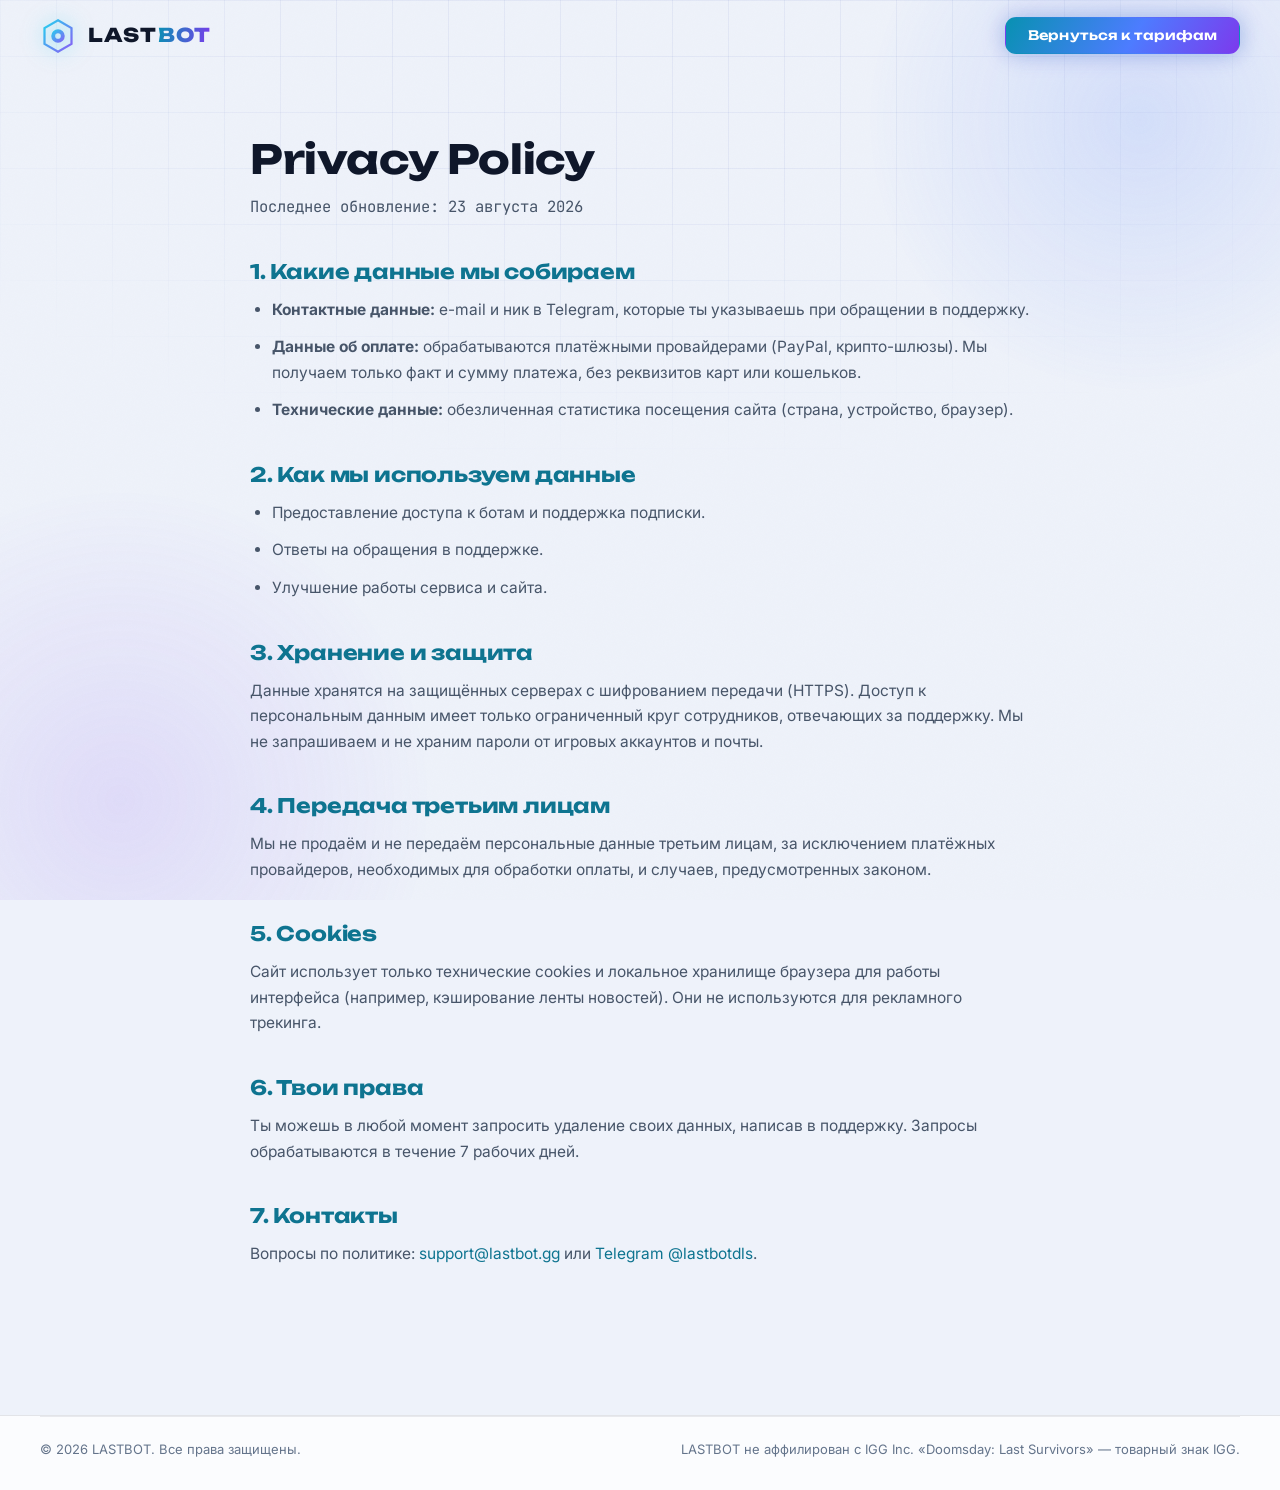
<file: public/privacy.html>
<!DOCTYPE html>
<html lang="ru">
<head>
  <meta charset="UTF-8">
  <meta name="viewport" content="width=device-width, initial-scale=1.0, viewport-fit=cover">
  <title>Privacy Policy — LASTBOT</title>
  <meta name="description" content="Политика конфиденциальности LASTBOT: какие данные мы собираем, как храним и защищаем.">
  <meta name="robots" content="noindex">
  <link rel="icon" type="image/svg+xml" href="data:image/svg+xml,%3Csvg xmlns='http://www.w3.org/2000/svg' viewBox='0 0 64 64'%3E%3Cdefs%3E%3ClinearGradient id='g' x1='0' y1='0' x2='1' y2='1'%3E%3Cstop offset='0' stop-color='%2322d3ee'/%3E%3Cstop offset='1' stop-color='%238b5cf6'/%3E%3C/linearGradient%3E%3C/defs%3E%3Cpath d='M32 4l24 14v28L32 60 8 46V18z' fill='none' stroke='url(%23g)' stroke-width='4'/%3E%3Cpath d='M32 20a12 12 0 1 0 0 24 12 12 0 0 0 0-24zm0 7a5 5 0 1 1 0 10 5 5 0 0 1 0-10z' fill='url(%23g)'/%3E%3C/svg%3E">
  <link rel="preconnect" href="https://fonts.googleapis.com">
  <link rel="preconnect" href="https://fonts.gstatic.com" crossorigin>
  <link href="https://fonts.googleapis.com/css2?family=Unbounded:wght@600;700;800&family=Inter:wght@400;500;600;700&family=JetBrains+Mono:wght@400;600&display=swap" rel="stylesheet">
  <link rel="stylesheet" href="assets/css/style.css?v=13">
  <script>
    (function () {
      try {
        var t = localStorage.getItem("lb_theme");
        if (t !== "light" && t !== "dark") t = (window.matchMedia && window.matchMedia("(prefers-color-scheme: light)").matches) ? "light" : "dark";
        document.documentElement.classList.toggle("light", t === "light");
        document.documentElement.dataset.theme = t;
      } catch (e) {}
    })();
  </script>
</head>
<body class="legal-page">
  <div class="bg-scene" aria-hidden="true">
    <div class="orb orb-a"></div>
    <div class="orb orb-b"></div>
    <div class="bg-grid"></div>
    <div class="bg-noise"></div>
  </div>

  <header class="site-header">
    <div class="container header-inner">
      <a href="index.html" class="logo" aria-label="LASTBOT — на главную">
        <svg class="logo-mark" viewBox="0 0 64 64" aria-hidden="true">
          <path d="M32 4l24 14v28L32 60 8 46V18z" fill="none" stroke="url(#lg)" stroke-width="4"/>
          <path d="M32 20a12 12 0 1 0 0 24 12 12 0 0 0 0-24zm0 7a5 5 0 1 1 0 10 5 5 0 0 1 0-10z" fill="url(#lg)"/>
          <defs><linearGradient id="lg" x1="0" y1="0" x2="1" y2="1">
            <stop offset="0" stop-color="#22d3ee"/><stop offset="1" stop-color="#8b5cf6"/>
          </linearGradient></defs>
        </svg>
        <span class="logo-word">LAST<span class="logo-accent">BOT</span></span>
      </a>
      <a href="index.html#pricing" class="btn btn-primary btn-sm">Вернуться к тарифам</a>
    </div>
  </header>

  <main class="legal-main">
    <div class="container legal-prose">
      <h1>Privacy Policy</h1>
      <p class="legal-updated">Последнее обновление: 23 августа 2026</p>

      <h2>1. Какие данные мы собираем</h2>
      <ul>
        <li><strong>Контактные данные:</strong> e-mail и ник в Telegram, которые ты указываешь при обращении в поддержку.</li>
        <li><strong>Данные об оплате:</strong> обрабатываются платёжными провайдерами (PayPal, крипто-шлюзы). Мы получаем только факт и сумму платежа, без реквизитов карт или кошельков.</li>
        <li><strong>Технические данные:</strong> обезличенная статистика посещения сайта (страна, устройство, браузер).</li>
      </ul>

      <h2>2. Как мы используем данные</h2>
      <ul>
        <li>Предоставление доступа к ботам и поддержка подписки.</li>
        <li>Ответы на обращения в поддержке.</li>
        <li>Улучшение работы сервиса и сайта.</li>
      </ul>

      <h2>3. Хранение и защита</h2>
      <p>Данные хранятся на защищённых серверах с шифрованием передачи (HTTPS). Доступ к персональным данным имеет только ограниченный круг сотрудников, отвечающих за поддержку. Мы не запрашиваем и не храним пароли от игровых аккаунтов и почты.</p>

      <h2>4. Передача третьим лицам</h2>
      <p>Мы не продаём и не передаём персональные данные третьим лицам, за исключением платёжных провайдеров, необходимых для обработки оплаты, и случаев, предусмотренных законом.</p>

      <h2>5. Cookies</h2>
      <p>Сайт использует только технические cookies и локальное хранилище браузера для работы интерфейса (например, кэширование ленты новостей). Они не используются для рекламного трекинга.</p>

      <h2>6. Твои права</h2>
      <p>Ты можешь в любой момент запросить удаление своих данных, написав в поддержку. Запросы обрабатываются в течение 7 рабочих дней.</p>

      <h2>7. Контакты</h2>
      <p>Вопросы по политике: <a href="mailto:support@lastbot.gg">support@lastbot.gg</a> или <a href="https://t.me/lastbotdls" target="_blank" rel="noopener">Telegram @lastbotdls</a>.</p>
    </div>
  </main>

  <footer class="site-footer">
    <div class="container footer-bottom">
      <p>© <span id="year">2026</span> LASTBOT. Все права защищены.</p>
      <p class="footer-disclaimer">LASTBOT не аффилирован с IGG Inc. «Doomsday: Last Survivors» — товарный знак IGG.</p>
    </div>
  </footer>

  <script src="assets/js/main.js?v=21" defer></script>
</body>
</html>
</file>
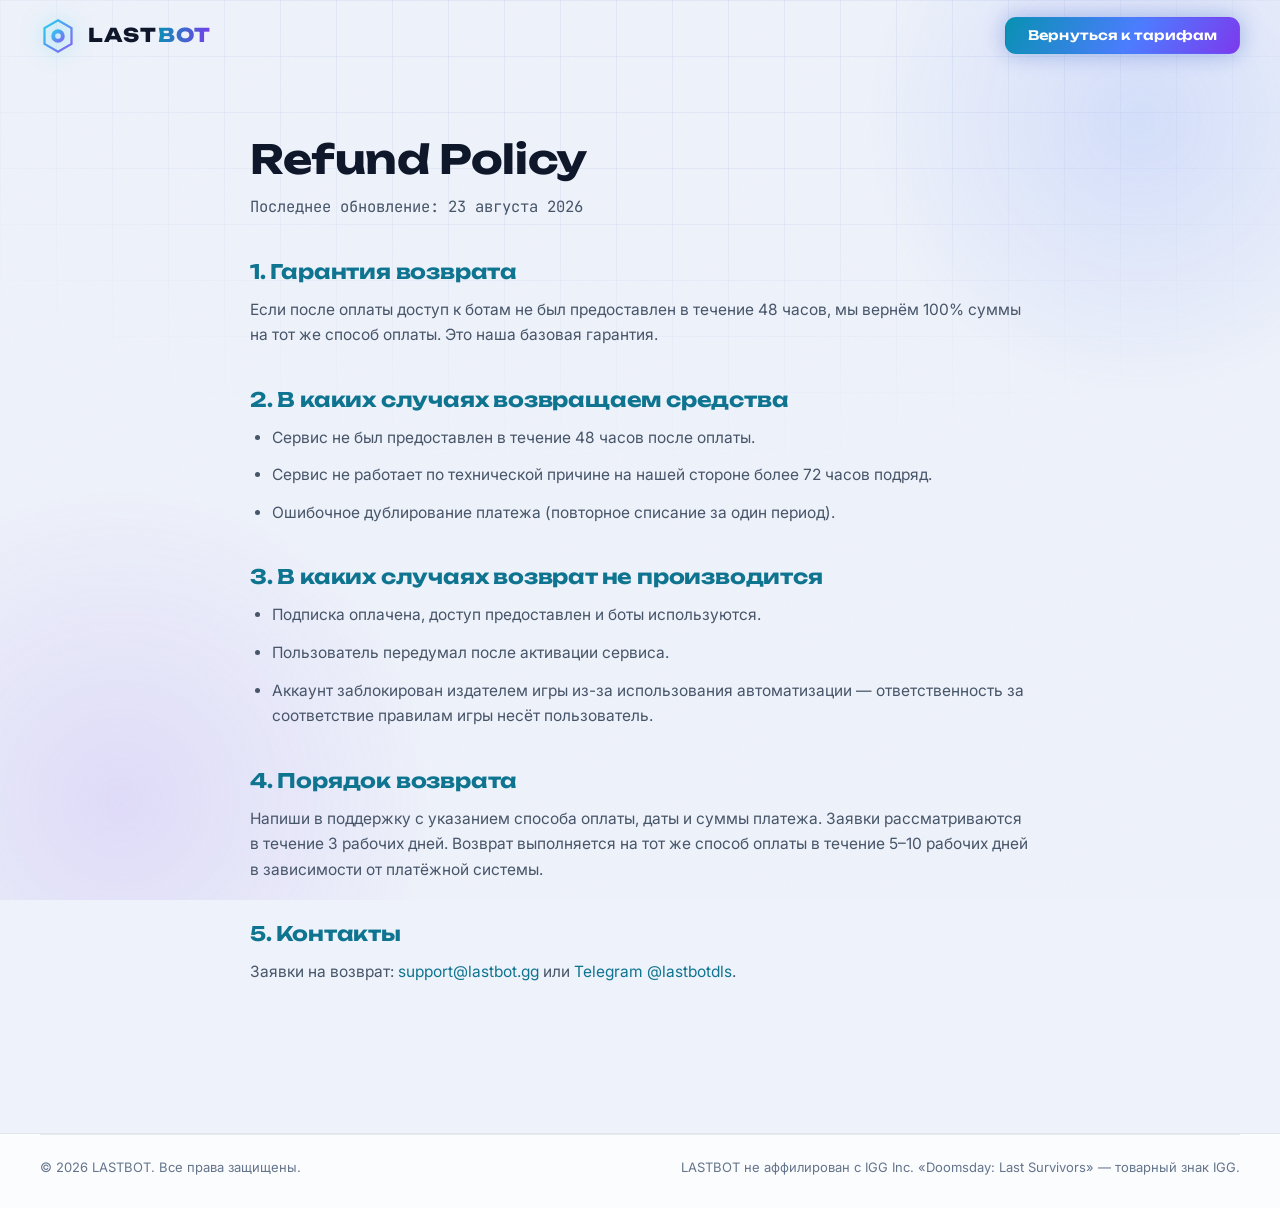
<file: public/refund.html>
<!DOCTYPE html>
<html lang="ru">
<head>
  <meta charset="UTF-8">
  <meta name="viewport" content="width=device-width, initial-scale=1.0, viewport-fit=cover">
  <title>Refund Policy — LASTBOT</title>
  <meta name="description" content="Политика возврата средств LASTBOT: условия и порядок возврата за подписку.">
  <meta name="robots" content="noindex">
  <link rel="icon" type="image/svg+xml" href="data:image/svg+xml,%3Csvg xmlns='http://www.w3.org/2000/svg' viewBox='0 0 64 64'%3E%3Cdefs%3E%3ClinearGradient id='g' x1='0' y1='0' x2='1' y2='1'%3E%3Cstop offset='0' stop-color='%2322d3ee'/%3E%3Cstop offset='1' stop-color='%238b5cf6'/%3E%3C/linearGradient%3E%3C/defs%3E%3Cpath d='M32 4l24 14v28L32 60 8 46V18z' fill='none' stroke='url(%23g)' stroke-width='4'/%3E%3Cpath d='M32 20a12 12 0 1 0 0 24 12 12 0 0 0 0-24zm0 7a5 5 0 1 1 0 10 5 5 0 0 1 0-10z' fill='url(%23g)'/%3E%3C/svg%3E">
  <link rel="preconnect" href="https://fonts.googleapis.com">
  <link rel="preconnect" href="https://fonts.gstatic.com" crossorigin>
  <link href="https://fonts.googleapis.com/css2?family=Unbounded:wght@600;700;800&family=Inter:wght@400;500;600;700&family=JetBrains+Mono:wght@400;600&display=swap" rel="stylesheet">
  <link rel="stylesheet" href="assets/css/style.css?v=13">
  <script>
    (function () {
      try {
        var t = localStorage.getItem("lb_theme");
        if (t !== "light" && t !== "dark") t = (window.matchMedia && window.matchMedia("(prefers-color-scheme: light)").matches) ? "light" : "dark";
        document.documentElement.classList.toggle("light", t === "light");
        document.documentElement.dataset.theme = t;
      } catch (e) {}
    })();
  </script>
</head>
<body class="legal-page">
  <div class="bg-scene" aria-hidden="true">
    <div class="orb orb-a"></div>
    <div class="orb orb-b"></div>
    <div class="bg-grid"></div>
    <div class="bg-noise"></div>
  </div>

  <header class="site-header">
    <div class="container header-inner">
      <a href="index.html" class="logo" aria-label="LASTBOT — на главную">
        <svg class="logo-mark" viewBox="0 0 64 64" aria-hidden="true">
          <path d="M32 4l24 14v28L32 60 8 46V18z" fill="none" stroke="url(#lg)" stroke-width="4"/>
          <path d="M32 20a12 12 0 1 0 0 24 12 12 0 0 0 0-24zm0 7a5 5 0 1 1 0 10 5 5 0 0 1 0-10z" fill="url(#lg)"/>
          <defs><linearGradient id="lg" x1="0" y1="0" x2="1" y2="1">
            <stop offset="0" stop-color="#22d3ee"/><stop offset="1" stop-color="#8b5cf6"/>
          </linearGradient></defs>
        </svg>
        <span class="logo-word">LAST<span class="logo-accent">BOT</span></span>
      </a>
      <a href="index.html#pricing" class="btn btn-primary btn-sm">Вернуться к тарифам</a>
    </div>
  </header>

  <main class="legal-main">
    <div class="container legal-prose">
      <h1>Refund Policy</h1>
      <p class="legal-updated">Последнее обновление: 23 августа 2026</p>

      <h2>1. Гарантия возврата</h2>
      <p>Если после оплаты доступ к ботам не был предоставлен в течение 48 часов, мы вернём 100% суммы на тот же способ оплаты. Это наша базовая гарантия.</p>

      <h2>2. В каких случаях возвращаем средства</h2>
      <ul>
        <li>Сервис не был предоставлен в течение 48 часов после оплаты.</li>
        <li>Сервис не работает по технической причине на нашей стороне более 72 часов подряд.</li>
        <li>Ошибочное дублирование платежа (повторное списание за один период).</li>
      </ul>

      <h2>3. В каких случаях возврат не производится</h2>
      <ul>
        <li>Подписка оплачена, доступ предоставлен и боты используются.</li>
        <li>Пользователь передумал после активации сервиса.</li>
        <li>Аккаунт заблокирован издателем игры из-за использования автоматизации — ответственность за соответствие правилам игры несёт пользователь.</li>
      </ul>

      <h2>4. Порядок возврата</h2>
      <p>Напиши в поддержку с указанием способа оплаты, даты и суммы платежа. Заявки рассматриваются в течение 3 рабочих дней. Возврат выполняется на тот же способ оплаты в течение 5–10 рабочих дней в зависимости от платёжной системы.</p>

      <h2>5. Контакты</h2>
      <p>Заявки на возврат: <a href="mailto:support@lastbot.gg">support@lastbot.gg</a> или <a href="https://t.me/lastbotdls" target="_blank" rel="noopener">Telegram @lastbotdls</a>.</p>
    </div>
  </main>

  <footer class="site-footer">
    <div class="container footer-bottom">
      <p>© <span id="year">2026</span> LASTBOT. Все права защищены.</p>
      <p class="footer-disclaimer">LASTBOT не аффилирован с IGG Inc. «Doomsday: Last Survivors» — товарный знак IGG.</p>
    </div>
  </footer>

  <script src="assets/js/main.js?v=21" defer></script>
</body>
</html>
</file>
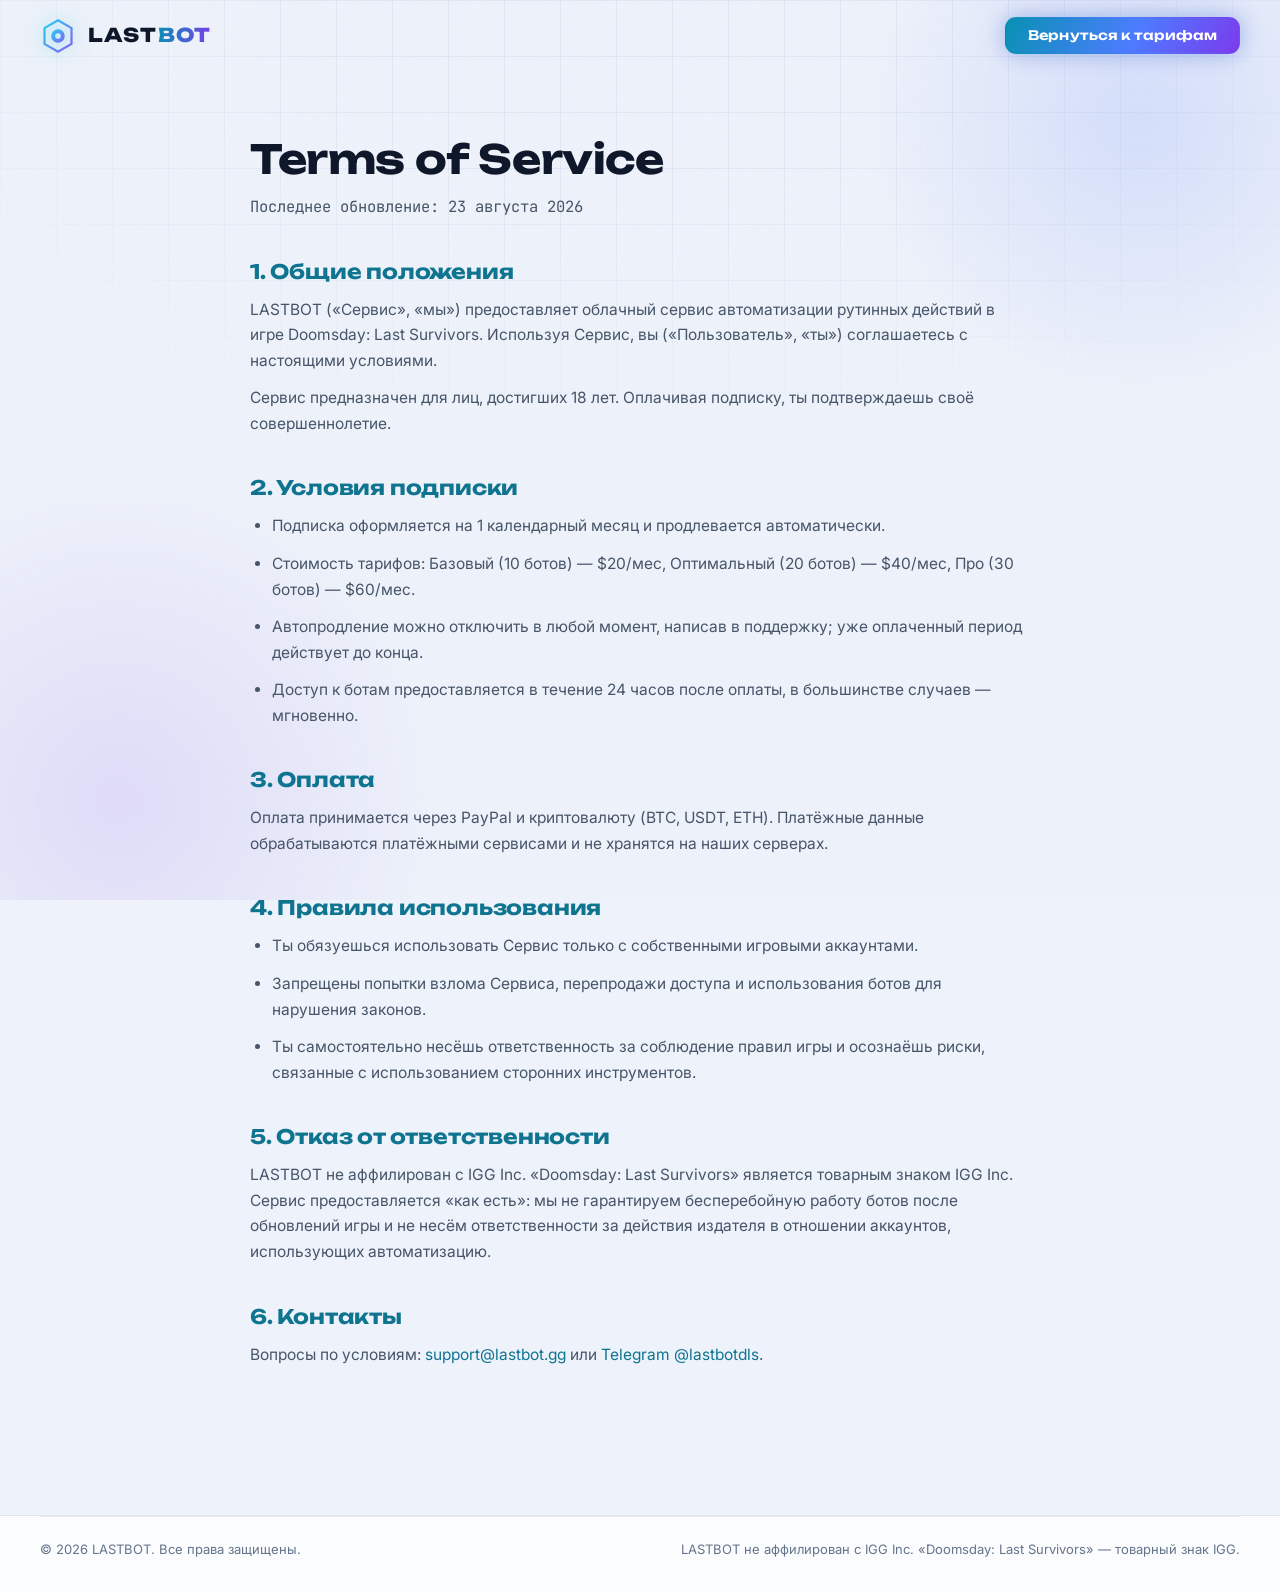
<file: public/terms.html>
<!DOCTYPE html>
<html lang="ru">
<head>
  <meta charset="UTF-8">
  <meta name="viewport" content="width=device-width, initial-scale=1.0, viewport-fit=cover">
  <title>Terms of Service — LASTBOT</title>
  <meta name="description" content="Условия использования сервиса LASTBOT — облачной автоматизации Doomsday: Last Survivors.">
  <meta name="robots" content="noindex">
  <link rel="icon" type="image/svg+xml" href="data:image/svg+xml,%3Csvg xmlns='http://www.w3.org/2000/svg' viewBox='0 0 64 64'%3E%3Cdefs%3E%3ClinearGradient id='g' x1='0' y1='0' x2='1' y2='1'%3E%3Cstop offset='0' stop-color='%2322d3ee'/%3E%3Cstop offset='1' stop-color='%238b5cf6'/%3E%3C/linearGradient%3E%3C/defs%3E%3Cpath d='M32 4l24 14v28L32 60 8 46V18z' fill='none' stroke='url(%23g)' stroke-width='4'/%3E%3Cpath d='M32 20a12 12 0 1 0 0 24 12 12 0 0 0 0-24zm0 7a5 5 0 1 1 0 10 5 5 0 0 1 0-10z' fill='url(%23g)'/%3E%3C/svg%3E">
  <link rel="preconnect" href="https://fonts.googleapis.com">
  <link rel="preconnect" href="https://fonts.gstatic.com" crossorigin>
  <link href="https://fonts.googleapis.com/css2?family=Unbounded:wght@600;700;800&family=Inter:wght@400;500;600;700&family=JetBrains+Mono:wght@400;600&display=swap" rel="stylesheet">
  <link rel="stylesheet" href="assets/css/style.css?v=13">
  <script>
    (function () {
      try {
        var t = localStorage.getItem("lb_theme");
        if (t !== "light" && t !== "dark") t = (window.matchMedia && window.matchMedia("(prefers-color-scheme: light)").matches) ? "light" : "dark";
        document.documentElement.classList.toggle("light", t === "light");
        document.documentElement.dataset.theme = t;
      } catch (e) {}
    })();
  </script>
</head>
<body class="legal-page">
  <div class="bg-scene" aria-hidden="true">
    <div class="orb orb-a"></div>
    <div class="orb orb-b"></div>
    <div class="bg-grid"></div>
    <div class="bg-noise"></div>
  </div>

  <header class="site-header">
    <div class="container header-inner">
      <a href="index.html" class="logo" aria-label="LASTBOT — на главную">
        <svg class="logo-mark" viewBox="0 0 64 64" aria-hidden="true">
          <path d="M32 4l24 14v28L32 60 8 46V18z" fill="none" stroke="url(#lg)" stroke-width="4"/>
          <path d="M32 20a12 12 0 1 0 0 24 12 12 0 0 0 0-24zm0 7a5 5 0 1 1 0 10 5 5 0 0 1 0-10z" fill="url(#lg)"/>
          <defs><linearGradient id="lg" x1="0" y1="0" x2="1" y2="1">
            <stop offset="0" stop-color="#22d3ee"/><stop offset="1" stop-color="#8b5cf6"/>
          </linearGradient></defs>
        </svg>
        <span class="logo-word">LAST<span class="logo-accent">BOT</span></span>
      </a>
      <a href="index.html#pricing" class="btn btn-primary btn-sm">Вернуться к тарифам</a>
    </div>
  </header>

  <main class="legal-main">
    <div class="container legal-prose">
      <h1>Terms of Service</h1>
      <p class="legal-updated">Последнее обновление: 23 августа 2026</p>

      <h2>1. Общие положения</h2>
      <p>LASTBOT («Сервис», «мы») предоставляет облачный сервис автоматизации рутинных действий в игре Doomsday: Last Survivors. Используя Сервис, вы («Пользователь», «ты») соглашаетесь с настоящими условиями.</p>
      <p>Сервис предназначен для лиц, достигших 18 лет. Оплачивая подписку, ты подтверждаешь своё совершеннолетие.</p>

      <h2>2. Условия подписки</h2>
      <ul>
        <li>Подписка оформляется на 1 календарный месяц и продлевается автоматически.</li>
        <li>Стоимость тарифов: Базовый (10 ботов) — $20/мес, Оптимальный (20 ботов) — $40/мес, Про (30 ботов) — $60/мес.</li>
        <li>Автопродление можно отключить в любой момент, написав в поддержку; уже оплаченный период действует до конца.</li>
        <li>Доступ к ботам предоставляется в течение 24 часов после оплаты, в большинстве случаев — мгновенно.</li>
      </ul>

      <h2>3. Оплата</h2>
      <p>Оплата принимается через PayPal и криптовалюту (BTC, USDT, ETH). Платёжные данные обрабатываются платёжными сервисами и не хранятся на наших серверах.</p>

      <h2>4. Правила использования</h2>
      <ul>
        <li>Ты обязуешься использовать Сервис только с собственными игровыми аккаунтами.</li>
        <li>Запрещены попытки взлома Сервиса, перепродажи доступа и использования ботов для нарушения законов.</li>
        <li>Ты самостоятельно несёшь ответственность за соблюдение правил игры и осознаёшь риски, связанные с использованием сторонних инструментов.</li>
      </ul>

      <h2>5. Отказ от ответственности</h2>
      <p>LASTBOT не аффилирован с IGG Inc. «Doomsday: Last Survivors» является товарным знаком IGG Inc. Сервис предоставляется «как есть»: мы не гарантируем бесперебойную работу ботов после обновлений игры и не несём ответственности за действия издателя в отношении аккаунтов, использующих автоматизацию.</p>

      <h2>6. Контакты</h2>
      <p>Вопросы по условиям: <a href="mailto:support@lastbot.gg">support@lastbot.gg</a> или <a href="https://t.me/lastbotdls" target="_blank" rel="noopener">Telegram @lastbotdls</a>.</p>
    </div>
  </main>

  <footer class="site-footer">
    <div class="container footer-bottom">
      <p>© <span id="year">2026</span> LASTBOT. Все права защищены.</p>
      <p class="footer-disclaimer">LASTBOT не аффилирован с IGG Inc. «Doomsday: Last Survivors» — товарный знак IGG.</p>
    </div>
  </footer>

  <script src="assets/js/main.js?v=21" defer></script>
</body>
</html>
</file>
<file: public/assets/css/style.css>
/* ============================================================
   LASTBOT — дизайн-система
   Тёмная тема · неон · glassmorphism · bento · геймификация
   ============================================================ */

:root {
  /* База */
  --bg-0: #04060d;
  --bg-1: #070b18;
  --bg-2: #0b1124;
  --panel: rgba(148, 170, 255, 0.045);
  --panel-strong: rgba(148, 170, 255, 0.08);
  --border: rgba(160, 185, 255, 0.14);
  --border-strong: rgba(160, 185, 255, 0.28);

  /* Неон */
  --cyan: #22d3ee;
  --cyan-soft: #67e8f9;
  --blue: #4d7cff;
  --violet: #8b5cf6;
  --violet-soft: #a78bfa;
  --green: #4ade80;
  --green-acid: #a3ff5e;
  --amber: #fbbf24;
  --red: #f87171;

  /* Текст */
  --text: #e8eeff;
  --text-dim: #9aa8cc;
  --text-faint: #6b7aa3;

  /* Прочее */
  --radius: 18px;
  --radius-lg: 26px;
  --container: 1200px;
  --header-h: 72px;
  --font-display: "Unbounded", "Inter", system-ui, sans-serif;
  --font-body: "Inter", system-ui, -apple-system, sans-serif;
  --font-mono: "JetBrains Mono", ui-monospace, monospace;

  --glow-cyan: 0 0 24px rgba(34, 211, 238, 0.35);
  --glow-violet: 0 0 28px rgba(139, 92, 246, 0.4);
  --shadow-card: 0 20px 60px rgba(2, 6, 20, 0.55);
}

/* ---------- Reset ---------- */
*, *::before, *::after { box-sizing: border-box; }
html { scroll-behavior: smooth; }
body {
  margin: 0;
  background: var(--bg-0);
  color: var(--text);
  font-family: var(--font-body);
  font-size: 16px;
  line-height: 1.65;
  -webkit-font-smoothing: antialiased;
  overflow-x: hidden;
}
img, svg { display: block; max-width: 100%; }
h1, h2, h3, h4 { margin: 0; font-family: var(--font-display); line-height: 1.15; font-weight: 700; letter-spacing: -0.01em; }
p { margin: 0; }
a { color: var(--cyan-soft); text-decoration: none; }
ul, ol, dl { margin: 0; padding: 0; }
li { list-style: none; }
button { font: inherit; color: inherit; background: none; border: 0; cursor: pointer; }
section[id] { scroll-margin-top: calc(var(--header-h) + 16px); }

:focus-visible {
  outline: 2px solid var(--cyan);
  outline-offset: 3px;
  border-radius: 6px;
}

::selection { background: rgba(139, 92, 246, 0.45); color: #fff; }

::-webkit-scrollbar { width: 10px; }
::-webkit-scrollbar-track { background: var(--bg-0); }
::-webkit-scrollbar-thumb {
  background: linear-gradient(180deg, rgba(34,211,238,.5), rgba(139,92,246,.5));
  border-radius: 8px;
}

.container {
  width: min(var(--container), 100% - 48px);
  margin-inline: auto;
}

.skip-link {
  position: fixed;
  top: -60px; left: 16px;
  z-index: 300;
  padding: 10px 18px;
  background: var(--bg-2);
  border: 1px solid var(--border-strong);
  border-radius: 10px;
  transition: top .2s;
}
.skip-link:focus { top: 12px; }

/* ---------- Фоновые слои ---------- */
.bg-scene { position: fixed; inset: 0; z-index: -1; overflow: hidden; pointer-events: none; }
.bg-particles { position: absolute; inset: 0; width: 100%; height: 100%; }

.orb {
  position: absolute;
  border-radius: 50%;
  opacity: .5;
  will-change: transform;
}
.orb-a {
  width: 560px; height: 560px;
  top: -160px; right: -140px;
  background: radial-gradient(circle, rgba(77,124,255,.5) 0%, rgba(77,124,255,.18) 45%, transparent 70%);
  animation: orbFloat 16s ease-in-out infinite alternate;
}
.orb-b {
  width: 640px; height: 640px;
  bottom: -220px; left: -200px;
  background: radial-gradient(circle, rgba(139,92,246,.45) 0%, rgba(139,92,246,.16) 45%, transparent 70%);
  animation: orbFloat 20s ease-in-out infinite alternate-reverse;
}
@keyframes orbFloat {
  from { transform: translate3d(0, 0, 0) scale(1); }
  to   { transform: translate3d(-60px, 50px, 0) scale(1.12); }
}

.bg-grid {
  position: absolute; inset: 0;
  background-image:
    linear-gradient(rgba(110, 140, 255, 0.05) 1px, transparent 1px),
    linear-gradient(90deg, rgba(110, 140, 255, 0.05) 1px, transparent 1px);
  background-size: 56px 56px;
  mask-image: radial-gradient(ellipse 90% 70% at 50% 0%, #000 30%, transparent 75%);
  -webkit-mask-image: radial-gradient(ellipse 90% 70% at 50% 0%, #000 30%, transparent 75%);
}

.bg-noise {
  position: absolute; inset: 0;
  opacity: .035;
  background-image: url("data:image/svg+xml,%3Csvg xmlns='http://www.w3.org/2000/svg' width='140' height='140'%3E%3Cfilter id='n'%3E%3CfeTurbulence type='fractalNoise' baseFrequency='0.9' numOctaves='2'/%3E%3C/filter%3E%3Crect width='140' height='140' filter='url(%23n)'/%3E%3C/svg%3E");
}

/* ---------- Кнопки ---------- */
.btn {
  position: relative;
  display: inline-flex;
  align-items: center;
  justify-content: center;
  gap: 10px;
  padding: 14px 30px;
  border-radius: 14px;
  font-family: var(--font-display);
  font-size: 15px;
  font-weight: 600;
  line-height: 1;
  letter-spacing: .01em;
  overflow: hidden;
  transition: transform .2s ease, box-shadow .25s ease, border-color .25s ease, background .25s ease;
  will-change: transform;
}
.btn svg { width: 18px; height: 18px; }
.btn:active { transform: scale(.97); }

.btn-primary {
  color: #030712;
  background: linear-gradient(120deg, var(--cyan), var(--blue) 55%, var(--violet));
  box-shadow: var(--glow-cyan), var(--glow-violet);
  border: 1px solid transparent;
}
.btn-primary:hover {
  transform: translateY(-2px);
  box-shadow: 0 0 34px rgba(34,211,238,.5), 0 0 60px rgba(139,92,246,.45);
}
.btn-primary::after {
  content: "";
  position: absolute; inset: 0;
  background: linear-gradient(105deg, transparent 30%, rgba(255,255,255,.55) 50%, transparent 70%);
  transform: translateX(-120%);
  transition: transform .7s ease;
}
.btn-primary:hover::after { transform: translateX(120%); }

.btn-ghost {
  color: var(--text);
  background: var(--panel);
  border: 1px solid var(--border);
  backdrop-filter: blur(10px);
  -webkit-backdrop-filter: blur(10px);
}
.btn-ghost:hover {
  border-color: var(--border-strong);
  background: var(--panel-strong);
  transform: translateY(-2px);
  box-shadow: 0 0 26px rgba(34, 211, 238, 0.18);
}

.btn-lg { padding: 18px 40px; font-size: 16px; border-radius: 16px; }
.btn-sm { padding: 11px 22px; font-size: 13px; border-radius: 11px; }
.btn-block { width: 100%; }

/* ---------- Header ---------- */
.site-header {
  position: sticky;
  top: 0;
  z-index: 100;
  height: var(--header-h);
  border-bottom: 1px solid transparent;
  transition: background .3s ease, border-color .3s ease, backdrop-filter .3s ease;
}
.site-header.scrolled {
  background: rgba(5, 8, 18, 0.72);
  border-bottom-color: var(--border);
  backdrop-filter: blur(18px);
  -webkit-backdrop-filter: blur(18px);
}
.header-inner {
  height: 100%;
  display: flex;
  align-items: center;
  justify-content: space-between;
  gap: 24px;
}

.logo { display: inline-flex; align-items: center; gap: 12px; color: var(--text); }
.logo-mark { width: 36px; height: 36px; filter: drop-shadow(0 0 10px rgba(34,211,238,.5)); }
.logo-word {
  font-family: var(--font-display);
  font-size: 19px;
  font-weight: 800;
  letter-spacing: .06em;
}
.logo-accent {
  background: linear-gradient(100deg, var(--cyan), var(--violet));
  -webkit-background-clip: text;
  background-clip: text;
  -webkit-text-fill-color: transparent;
}

.main-nav { display: flex; gap: 6px; }
.main-nav a {
  position: relative;
  padding: 10px 16px;
  color: var(--text-dim);
  font-size: 14.5px;
  font-weight: 500;
  border-radius: 10px;
  transition: color .2s;
}
.main-nav a:hover { color: var(--text); }
.main-nav a::after {
  content: "";
  position: absolute;
  left: 16px; right: 16px; bottom: 4px;
  height: 2px;
  border-radius: 2px;
  background: linear-gradient(90deg, var(--cyan), var(--violet));
  transform: scaleX(0);
  transform-origin: left;
  transition: transform .25s ease;
}
.main-nav a:hover::after { transform: scaleX(1); }

.header-cta { display: flex; align-items: center; gap: 14px; }
.online-dot {
  width: 8px; height: 8px;
  border-radius: 50%;
  background: var(--green);
  box-shadow: 0 0 10px var(--green);
  animation: pulseDot 2s ease-in-out infinite;
}
.online-label { font-family: var(--font-mono); font-size: 12px; color: var(--green); letter-spacing: .08em; }

.nav-toggle {
  display: none;
  flex-direction: column;
  gap: 5px;
  width: 42px; height: 42px;
  padding: 10px;
  border: 1px solid var(--border);
  border-radius: 11px;
  background: var(--panel);
}
.nav-toggle span {
  display: block;
  height: 2px;
  border-radius: 2px;
  background: var(--text);
  transition: transform .25s ease, opacity .2s ease;
}
.nav-toggle[aria-expanded="true"] span:nth-child(1) { transform: translateY(7px) rotate(45deg); }
.nav-toggle[aria-expanded="true"] span:nth-child(2) { opacity: 0; }
.nav-toggle[aria-expanded="true"] span:nth-child(3) { transform: translateY(-7px) rotate(-45deg); }

@keyframes pulseDot {
  0%, 100% { opacity: 1; transform: scale(1); }
  50% { opacity: .45; transform: scale(.72); }
}

/* ---------- Hero ---------- */
.hero {
  position: relative;
  min-height: calc(100svh - var(--header-h));
  display: flex;
  align-items: center;
  padding: 72px 0 88px;
}
.hero-inner { display: flex; flex-direction: column; align-items: center; text-align: center; }

.hero-badge {
  display: inline-flex;
  align-items: center;
  gap: 10px;
  margin-bottom: 28px;
  padding: 9px 20px;
  border: 1px solid var(--border);
  border-radius: 999px;
  background: var(--panel);
  backdrop-filter: blur(12px);
  -webkit-backdrop-filter: blur(12px);
  font-size: 13.5px;
  font-weight: 500;
  color: var(--text-dim);
  letter-spacing: .02em;
}
.pulse-dot {
  width: 8px; height: 8px;
  border-radius: 50%;
  background: var(--green);
  box-shadow: 0 0 12px var(--green);
  animation: pulseDot 1.8s ease-in-out infinite;
}

.hero-title { display: flex; flex-direction: column; gap: 6px; margin-bottom: 26px; }
.hero-line {
  display: block;
  font-family: var(--font-display);
  font-weight: 800;
  letter-spacing: -0.02em;
}
.hero-line-1 {
  font-size: clamp(20px, 2.6vw, 30px);
  color: var(--text-dim);
  font-weight: 600;
}
.hero-line-2 {
  font-size: clamp(38px, 7vw, 78px);
  text-transform: uppercase;
  line-height: 1.08;
}
.grad-text {
  background: linear-gradient(100deg, var(--cyan) 10%, var(--blue) 45%, var(--violet) 90%);
  -webkit-background-clip: text;
  background-clip: text;
  -webkit-text-fill-color: transparent;
}

/* Кинетическая типографика */
.kw {
  display: inline-block;
  opacity: 0;
  transform: translateY(46px);
  filter: blur(10px);
  animation: kwRise .9s cubic-bezier(.2, .8, .2, 1) forwards;
  will-change: transform, opacity, filter;
}
.kw-1 { color: var(--green-acid); text-shadow: 0 0 34px rgba(163, 255, 94, .45); animation-delay: .15s; }
.kw-2 { color: var(--cyan-soft); text-shadow: 0 0 38px rgba(34, 211, 238, .55); animation-delay: .34s; margin-inline: .12em; }
.kw-3 {
  color: var(--violet-soft);
  text-shadow: 0 0 40px rgba(139, 92, 246, .6);
  animation-delay: .53s;
}
@keyframes kwRise {
  to { opacity: 1; transform: translateY(0); filter: blur(0); }
}

.hero-sub {
  max-width: 640px;
  margin-bottom: 38px;
  font-size: clamp(16px, 2vw, 19px);
  color: var(--text-dim);
}
.hero-sub strong { color: var(--text); font-weight: 600; }

.hero-actions { display: flex; flex-wrap: wrap; justify-content: center; gap: 16px; margin-bottom: 34px; }

.hero-trust {
  display: flex;
  flex-wrap: wrap;
  justify-content: center;
  gap: 10px 26px;
  margin-bottom: 58px;
}
.hero-trust li {
  position: relative;
  padding-left: 20px;
  font-size: 13.5px;
  color: var(--text-faint);
}
.hero-trust li::before {
  content: "✓";
  position: absolute; left: 0; top: 0;
  color: var(--green);
  font-weight: 700;
}

.hero-stats {
  display: grid;
  grid-template-columns: repeat(auto-fit, minmax(150px, 1fr));
  gap: 14px;
  width: 100%;
  max-width: 960px;
}
.stat {
  padding: 18px 12px;
  border: 1px solid var(--border);
  border-radius: var(--radius);
  background: var(--panel);
  backdrop-filter: blur(12px);
  -webkit-backdrop-filter: blur(12px);
  transition: border-color .3s, box-shadow .3s, transform .3s;
}
.stat:hover { border-color: var(--border-strong); box-shadow: 0 0 30px rgba(34,211,238,.12); transform: translateY(-3px); }
.stat dt {
  order: 2;
  font-size: 12px;
  color: var(--text-faint);
  letter-spacing: .05em;
  text-transform: uppercase;
}
.stat dd {
  margin: 0 0 4px;
  font-family: var(--font-display);
  font-size: clamp(22px, 3vw, 30px);
  font-weight: 700;
  color: var(--text);
}
.stat dd span { color: var(--cyan-soft); }

.hero-scroll {
  position: absolute;
  left: 50%; bottom: 26px;
  transform: translateX(-50%);
  display: flex;
  flex-direction: column;
  align-items: center;
  gap: 8px;
  color: var(--text-faint);
  font-size: 11px;
  letter-spacing: .28em;
  text-transform: uppercase;
}
.hero-scroll i {
  width: 1px; height: 34px;
  background: linear-gradient(180deg, var(--cyan), transparent);
  animation: scrollLine 1.8s ease-in-out infinite;
}
@keyframes scrollLine {
  0% { transform: scaleY(0); transform-origin: top; }
  50% { transform: scaleY(1); transform-origin: top; }
  51% { transform-origin: bottom; }
  100% { transform: scaleY(0); transform-origin: bottom; }
}

/* ---------- Секции ---------- */
.section { padding: 96px 0; }
.section-head {
  max-width: 720px;
  margin: 0 auto 56px;
  text-align: center;
}
.section-tag {
  display: inline-block;
  margin-bottom: 16px;
  font-family: var(--font-mono);
  font-size: 13px;
  letter-spacing: .22em;
  text-transform: uppercase;
  color: var(--cyan);
  text-shadow: 0 0 18px rgba(34, 211, 238, .5);
}
.section-head h2 { font-size: clamp(26px, 4.2vw, 42px); margin-bottom: 16px; }
.section-head p { color: var(--text-dim); font-size: 17px; }

/* ---------- Reveal (scrollytelling) ---------- */
.reveal {
  opacity: 0;
  transform: translateY(30px);
  transition: opacity .8s ease var(--d, 0s), transform .8s cubic-bezier(.2, .7, .2, 1) var(--d, 0s);
}
.reveal.in-view { opacity: 1; transform: none; }

/* ---------- Glass-карточки ---------- */
.glass-card {
  background: var(--panel);
  border: 1px solid var(--border);
  border-radius: var(--radius-lg);
  backdrop-filter: blur(16px);
  -webkit-backdrop-filter: blur(16px);
  box-shadow: var(--shadow-card);
  transition: border-color .3s ease, box-shadow .3s ease, transform .3s ease, background .3s ease;
}
.glass-card:hover {
  border-color: var(--border-strong);
  background: var(--panel-strong);
  box-shadow: var(--shadow-card), 0 0 34px rgba(77, 124, 255, 0.14);
}

.card-icon {
  display: inline-flex;
  align-items: center;
  justify-content: center;
  width: 52px; height: 52px;
  border-radius: 15px;
  background: rgba(255, 255, 255, 0.05);
  border: 1px solid var(--border);
}
.card-icon svg { width: 26px; height: 26px; }
.icon-green { color: var(--green); box-shadow: 0 0 22px rgba(74, 222, 128, 0.25); }
.icon-cyan { color: var(--cyan-soft); box-shadow: 0 0 22px rgba(34, 211, 238, 0.28); }
.icon-violet { color: var(--violet-soft); box-shadow: 0 0 22px rgba(139, 92, 246, 0.3); }
.icon-amber { color: var(--amber); box-shadow: 0 0 22px rgba(251, 191, 36, 0.25); }

/* ---------- Why us ---------- */
.why-grid {
  display: grid;
  grid-template-columns: repeat(4, 1fr);
  gap: 18px;
}
.why-grid .glass-card { padding: 28px 24px; display: flex; flex-direction: column; gap: 14px; }
.why-grid h3 { font-size: 17px; }
.why-grid p { font-size: 14.5px; color: var(--text-dim); flex: 1; }

.xp-bar {
  position: relative;
  height: 26px;
  margin-top: 6px;
  border: 1px solid var(--border);
  border-radius: 8px;
  background: rgba(3, 6, 16, 0.6);
  overflow: hidden;
}
.xp-fill {
  position: relative;
  height: 100%;
  width: 0;
  border-radius: 7px;
  background: linear-gradient(90deg, var(--cyan), var(--violet));
  box-shadow: 0 0 18px rgba(34, 211, 238, 0.5);
  transition: width 1.6s cubic-bezier(.25, .8, .3, 1);
}
.xp-fill span {
  position: absolute;
  left: 12px; top: 50%;
  transform: translateY(-50%);
  font-family: var(--font-mono);
  font-size: 10.5px;
  font-weight: 600;
  letter-spacing: .08em;
  color: #fff;
  white-space: nowrap;
  text-shadow: 0 1px 4px rgba(0,0,0,.6);
}

/* ---------- Bento ---------- */
.bento {
  display: grid;
  grid-template-columns: repeat(6, 1fr);
  gap: 18px;
}
.bento-item { padding: 30px 28px; display: flex; flex-direction: column; gap: 16px; }
.bento-ally { grid-column: span 4; }
.bento-farm { grid-column: span 2; }
.bento-item:not(.bento-ally):not(.bento-farm):not(.bento-wide) { grid-column: span 2; }
.bento-wide { grid-column: span 6; }

/* Флагманский модуль: помощь альянсу */
.bento-ally {
  border-color: rgba(139, 92, 246, 0.45);
  background: linear-gradient(165deg, rgba(139, 92, 246, 0.16), rgba(5, 8, 20, 0.55) 60%);
  box-shadow: 0 0 44px rgba(139, 92, 246, 0.16), var(--shadow-card);
}
.bento-ally:hover {
  border-color: rgba(167, 139, 250, 0.65);
  background: linear-gradient(165deg, rgba(139, 92, 246, 0.24), rgba(5, 8, 20, 0.6) 60%);
  box-shadow: 0 0 56px rgba(139, 92, 246, 0.22), var(--shadow-card);
}
.bento-ally h3 { font-size: 21px; }
.bento-ally .bento-list li::before {
  border-color: rgba(167, 139, 250, 0.55);
  background: radial-gradient(circle, rgba(167, 139, 250, 0.6) 3px, transparent 4px);
}

.bento-top { display: flex; align-items: center; justify-content: space-between; gap: 12px; }
.bento-item h3 { font-size: 19px; }
.bento-item p { font-size: 14.5px; color: var(--text-dim); }

.bento-tag {
  padding: 5px 12px;
  border-radius: 999px;
  font-family: var(--font-mono);
  font-size: 11px;
  font-weight: 600;
  letter-spacing: .14em;
  border: 1px solid;
}
.tag-green { color: var(--green-acid); border-color: rgba(163,255,94,.4); background: rgba(163,255,94,.08); text-shadow: 0 0 12px rgba(163,255,94,.6); }
.tag-cyan { color: var(--cyan-soft); border-color: rgba(34,211,238,.4); background: rgba(34,211,238,.08); text-shadow: 0 0 12px rgba(34,211,238,.6); }
.tag-violet { color: var(--violet-soft); border-color: rgba(139,92,246,.45); background: rgba(139,92,246,.1); text-shadow: 0 0 12px rgba(139,92,246,.6); }

.bento-list { display: flex; flex-direction: column; gap: 9px; margin-top: 4px; }
.bento-list li {
  position: relative;
  padding-left: 26px;
  font-size: 14px;
  color: var(--text-dim);
}
.bento-list li::before {
  content: "";
  position: absolute; left: 0; top: 50%;
  width: 16px; height: 16px;
  transform: translateY(-50%);
  border-radius: 50%;
  border: 1px solid rgba(74, 222, 128, 0.5);
  background: radial-gradient(circle, rgba(74,222,128,.5) 3px, transparent 4px);
}

.bento-wide-body {
  display: flex;
  align-items: center;
  justify-content: space-between;
  gap: 32px;
}
.bento-wide-body > div:first-child { max-width: 720px; display: flex; flex-direction: column; gap: 12px; }

.target-box {
  position: relative;
  flex-shrink: 0;
  width: 150px; height: 150px;
  display: flex;
  align-items: center;
  justify-content: center;
  border-radius: 24px;
  border: 1px solid var(--border-strong);
  background: radial-gradient(circle at 50% 40%, rgba(34,211,238,.12), rgba(3,6,16,.4));
}
.target-box svg { width: 52px; height: 52px; color: var(--cyan); filter: drop-shadow(0 0 14px rgba(34,211,238,.7)); }
.target-ring {
  position: absolute; inset: 26px;
  border: 1px dashed rgba(34, 211, 238, 0.55);
  border-radius: 50%;
  animation: spin 14s linear infinite;
}
@keyframes spin { to { transform: rotate(360deg); } }

/* ---------- Pricing ---------- */
.pricing-grid {
  display: grid;
  grid-template-columns: repeat(3, 1fr);
  gap: 22px;
  align-items: stretch;
  max-width: 1080px;
  margin: 0 auto;
}
.price-card {
  position: relative;
  padding: 36px 30px 30px;
  display: flex;
  flex-direction: column;
  gap: 14px;
}
.price-card:hover { transform: translateY(-6px); }

.price-lvl {
  align-self: flex-start;
  padding: 5px 14px;
  border-radius: 999px;
  border: 1px solid var(--border);
  background: rgba(255,255,255,.04);
  font-family: var(--font-mono);
  font-size: 11px;
  font-weight: 600;
  letter-spacing: .18em;
  color: var(--text-dim);
}
.price-card h3 { font-size: 22px; }
.price-bots { font-size: 15px; color: var(--text-dim); }
.price-bots strong { font-size: 30px; color: var(--text); font-family: var(--font-display); font-weight: 800; }
.price { display: flex; align-items: baseline; gap: 8px; margin-top: 2px; }
.price-amount {
  font-family: var(--font-display);
  font-size: 46px;
  font-weight: 800;
  letter-spacing: -0.02em;
}
.price-period { color: var(--text-faint); font-size: 14px; }
.price-per {
  font-family: var(--font-mono);
  font-size: 12.5px;
  color: var(--green-acid);
  text-shadow: 0 0 14px rgba(163, 255, 94, 0.4);
}
.price-rub {
  font-family: var(--font-mono);
  font-size: 14.5px;
  font-weight: 600;
  letter-spacing: .02em;
  color: var(--amber);
}
html.light .price-per { text-shadow: none; }

.price-features {
  display: flex;
  flex-direction: column;
  gap: 11px;
  padding: 20px 0;
  margin: 8px 0;
  border-top: 1px solid var(--border);
  border-bottom: 1px solid var(--border);
  flex: 1;
}
.price-features li {
  position: relative;
  padding-left: 28px;
  font-size: 14.5px;
  color: var(--text-dim);
}
.price-features li::before {
  content: "";
  position: absolute; left: 0; top: 50%;
  width: 17px; height: 17px;
  transform: translateY(-50%);
  border-radius: 50%;
  border: 1px solid rgba(34, 211, 238, 0.55);
  background: radial-gradient(circle, rgba(34,211,238,.6) 3px, transparent 4px);
}

.price-popular {
  border-color: rgba(139, 92, 246, 0.65);
  background: linear-gradient(180deg, rgba(139,92,246,.14), rgba(34,211,238,.05) 55%, var(--panel));
  box-shadow: 0 0 46px rgba(139, 92, 246, 0.28), var(--shadow-card);
}
.price-popular .price-lvl { border-color: rgba(139,92,246,.6); color: var(--violet-soft); text-shadow: 0 0 12px rgba(139,92,246,.6); }
.price-badge {
  position: absolute;
  top: -14px; left: 50%;
  transform: translateX(-50%);
  padding: 6px 18px;
  border-radius: 999px;
  background: linear-gradient(100deg, var(--cyan), var(--violet));
  color: #030712;
  font-family: var(--font-display);
  font-size: 11.5px;
  font-weight: 700;
  letter-spacing: .08em;
  text-transform: uppercase;
  white-space: nowrap;
  box-shadow: 0 0 26px rgba(139, 92, 246, 0.55);
}

.pricing-notes {
  display: flex;
  flex-direction: column;
  align-items: center;
  gap: 14px;
  margin-top: 44px;
  text-align: center;
}
.note-renewal { max-width: 560px; font-size: 13.5px; color: var(--text-faint); }

/* ---------- News ---------- */
.news-panel { padding: 26px 28px; max-width: 820px; margin: 0 auto; }
.news-head {
  display: flex;
  align-items: center;
  justify-content: space-between;
  gap: 16px;
  padding-bottom: 18px;
  border-bottom: 1px solid var(--border);
}
.news-live { display: flex; align-items: center; gap: 12px; font-size: 14px; color: var(--text-dim); }
.news-live .pulse-dot { background: var(--green); }

.news-refresh {
  display: inline-flex;
  align-items: center;
  gap: 8px;
  padding: 9px 16px;
  border: 1px solid var(--border);
  border-radius: 11px;
  background: var(--panel);
  color: var(--text-dim);
  font-size: 13px;
  transition: border-color .2s, color .2s, box-shadow .2s;
}
.news-refresh svg { width: 15px; height: 15px; }
.news-refresh:hover { color: var(--cyan-soft); border-color: rgba(34,211,238,.5); box-shadow: 0 0 18px rgba(34,211,238,.2); }
.news-refresh.loading svg { animation: spin 1s linear infinite; }

.news-list { display: flex; flex-direction: column; }
.news-item {
  display: flex;
  align-items: baseline;
  gap: 18px;
  padding: 17px 6px;
  border-bottom: 1px solid rgba(160, 185, 255, 0.08);
  transition: background .25s ease;
}
.news-item:last-child { border-bottom: 0; }
.news-item:hover { background: rgba(148, 170, 255, 0.05); }
.news-date {
  flex-shrink: 0;
  width: 92px;
  font-family: var(--font-mono);
  font-size: 12px;
  color: var(--text-faint);
}
.news-title { font-size: 15px; font-weight: 500; color: var(--text); line-height: 1.5; }
.news-title:hover { color: var(--cyan-soft); }
.news-source {
  display: block;
  margin-top: 3px;
  font-size: 12px;
  color: var(--text-faint);
}
.news-foot {
  padding-top: 16px;
  border-top: 1px solid var(--border);
  font-size: 12.5px;
  color: var(--text-faint);
}

.news-loading { display: flex; flex-direction: column; gap: 8px; padding: 17px 6px; border-bottom: 1px solid rgba(160,185,255,.08); }
.news-skeleton {
  display: block;
  height: 15px;
  width: 85%;
  border-radius: 6px;
  background: linear-gradient(90deg, rgba(148,170,255,.06) 25%, rgba(148,170,255,.16) 50%, rgba(148,170,255,.06) 75%);
  background-size: 200% 100%;
  animation: shimmer 1.4s ease infinite;
}
.news-skeleton.short { width: 38%; height: 11px; }
@keyframes shimmer { to { background-position: -200% 0; } }

/* ---------- Steps ---------- */
#how .container { position: relative; }
.steps {
  display: grid;
  grid-template-columns: repeat(3, 1fr);
  gap: 26px;
  position: relative;
  z-index: 1;
}
.steps-line {
  position: absolute;
  top: 44px; left: 12%; right: 12%;
  height: 2px;
  background: linear-gradient(90deg, transparent, var(--cyan) 20%, var(--violet) 80%, transparent);
  opacity: .35;
  mask-image: linear-gradient(90deg, transparent, #000 25%, #000 75%, transparent);
  -webkit-mask-image: linear-gradient(90deg, transparent, #000 25%, #000 75%, transparent);
}
.step { text-align: center; padding: 0 14px; }
.step-num {
  display: flex;
  align-items: center;
  justify-content: center;
  width: 88px; height: 88px;
  margin: 0 auto 24px;
  clip-path: polygon(50% 0, 100% 25%, 100% 75%, 50% 100%, 0 75%, 0 25%);
  background: linear-gradient(140deg, rgba(34,211,238,.16), rgba(139,92,246,.18));
  border: 1px solid var(--border-strong);
  font-family: var(--font-display);
  font-size: 22px;
  font-weight: 800;
  color: var(--cyan-soft);
  text-shadow: 0 0 18px rgba(34, 211, 238, 0.6);
  position: relative;
  z-index: 2;
}
.step h3 { font-size: 19px; margin-bottom: 10px; }
.step p { font-size: 14.5px; color: var(--text-dim); }

/* ---------- FAQ ---------- */
.faq-wrap { max-width: 860px; }
.faq-list { display: flex; flex-direction: column; gap: 14px; }
.faq-item { border-radius: var(--radius); overflow: hidden; }
.faq-item summary {
  display: flex;
  align-items: center;
  justify-content: space-between;
  gap: 18px;
  padding: 22px 26px;
  cursor: pointer;
  font-family: var(--font-display);
  font-size: 16px;
  font-weight: 600;
  list-style: none;
  transition: color .2s;
}
.faq-item summary::-webkit-details-marker { display: none; }
.faq-item summary:hover { color: var(--cyan-soft); }
.faq-item summary svg {
  width: 20px; height: 20px;
  flex-shrink: 0;
  color: var(--cyan);
  transition: transform .3s ease;
}
.faq-item[open] summary svg { transform: rotate(45deg); }
.faq-item[open] summary { border-bottom: 1px solid var(--border); }
.faq-body { padding: 0 26px; }
.faq-body p { padding: 20px 0 24px; color: var(--text-dim); font-size: 15px; }
.faq-item[open] .faq-body { animation: faqOpen .4s ease; }
@keyframes faqOpen {
  from { opacity: 0; transform: translateY(-8px); }
  to { opacity: 1; transform: none; }
}

/* ---------- CTA ---------- */
.cta-panel {
  position: relative;
  padding: 72px 40px;
  text-align: center;
  border-radius: 30px;
  border: 1px solid var(--border-strong);
  background: linear-gradient(160deg, rgba(77,124,255,.12), rgba(139,92,246,.1) 50%, rgba(34,211,238,.06));
  overflow: hidden;
}
.cta-glow {
  position: absolute;
  inset: -40%;
  background: conic-gradient(from 0deg, transparent 0 70%, rgba(34,211,238,.16) 85%, rgba(139,92,246,.16) 95%, transparent 100%);
  animation: spin 16s linear infinite;
  pointer-events: none;
}
.cta-panel h2 { font-size: clamp(28px, 4.5vw, 44px); margin-bottom: 16px; position: relative; }
.cta-panel p { max-width: 560px; margin: 0 auto 34px; color: var(--text-dim); font-size: 17px; position: relative; }
.cta-actions { display: flex; flex-wrap: wrap; justify-content: center; gap: 16px; position: relative; }

/* ---------- Footer ---------- */
.site-footer {
  margin-top: 40px;
  border-top: 1px solid var(--border);
  background: rgba(4, 6, 13, 0.6);
  backdrop-filter: blur(14px);
  -webkit-backdrop-filter: blur(14px);
}
.footer-inner {
  display: flex;
  justify-content: space-between;
  gap: 48px;
  flex-wrap: wrap;
  padding: 56px 0 40px;
}
.footer-brand { max-width: 320px; }
.footer-tagline { margin-top: 18px; color: var(--text-faint); font-size: 14px; }

.footer-nav { display: flex; gap: 64px; flex-wrap: wrap; }
.footer-nav h4 {
  font-family: var(--font-body);
  font-size: 13px;
  font-weight: 600;
  letter-spacing: .14em;
  text-transform: uppercase;
  color: var(--text-faint);
  margin-bottom: 16px;
}
.footer-nav a, .footer-hours {
  display: block;
  margin-bottom: 10px;
  font-size: 14.5px;
  color: var(--text-dim);
  transition: color .2s;
}
.footer-nav a:hover { color: var(--cyan-soft); }
.footer-hours { color: var(--green); font-family: var(--font-mono); font-size: 12.5px; }

.footer-bottom {
  display: flex;
  justify-content: space-between;
  gap: 20px;
  flex-wrap: wrap;
  padding: 22px 0 30px;
  border-top: 1px solid rgba(160, 185, 255, 0.1);
  font-size: 13px;
  color: var(--text-faint);
}
.footer-disclaimer { max-width: 620px; }

/* ============================================================
   Правовые страницы (legal)
   ============================================================ */
.legal-page .site-header { position: relative; }
.legal-main { padding: 64px 0 96px; }
.legal-prose { max-width: 780px; margin: 0 auto; }
.legal-prose h1 {
  font-size: clamp(28px, 4vw, 40px);
  margin-bottom: 12px;
}
.legal-updated { font-family: var(--font-mono); font-size: 13px; color: var(--text-faint); margin-bottom: 40px; }
.legal-prose h2 {
  font-size: 20px;
  margin: 40px 0 14px;
  color: var(--cyan-soft);
}
.legal-prose p, .legal-prose li { color: var(--text-dim); font-size: 15.5px; margin-bottom: 12px; }
.legal-prose ul { padding-left: 22px; }
.legal-prose li { list-style: disc; }

/* ============================================================
   Responsive
   ============================================================ */
@media (max-width: 1024px) {
  .why-grid { grid-template-columns: repeat(2, 1fr); }
  .bento-ally { grid-column: span 6; }
  .bento-farm { grid-column: span 3; }
  .bento-item:not(.bento-ally):not(.bento-farm):not(.bento-wide) { grid-column: span 3; }
  .bento-wide { grid-column: span 6; }
  .pricing-grid { grid-template-columns: 1fr; max-width: 480px; }
  .price-popular { order: -1; }
}

@media (max-width: 820px) {
  .main-nav {
    position: absolute;
    top: var(--header-h);
    left: 0; right: 0;
    flex-direction: column;
    gap: 4px;
    padding: 18px 24px 26px;
    background: rgba(5, 8, 18, 0.96);
    border-bottom: 1px solid var(--border);
    backdrop-filter: blur(20px);
    -webkit-backdrop-filter: blur(20px);
    transform: translateY(-12px);
    opacity: 0;
    pointer-events: none;
    transition: opacity .25s ease, transform .25s ease;
  }
  .main-nav.open { opacity: 1; transform: none; pointer-events: auto; }
  .main-nav a { padding: 14px 8px; font-size: 16px; border-bottom: 1px solid rgba(160,185,255,.07); }
  .nav-toggle { display: flex; }
  .online-label { display: none; }
  .header-cta .btn { display: none; }

  .hero-stats { grid-template-columns: repeat(2, 1fr); }
  .steps { grid-template-columns: 1fr; gap: 40px; }
  .steps-line { display: none; }
  .bento-wide-body { flex-direction: column; align-items: flex-start; }
  .target-box { align-self: center; }
  .footer-inner { flex-direction: column; gap: 36px; }
  .footer-bottom { flex-direction: column; }
}

@media (max-width: 640px) {
  .container { width: calc(100% - 36px); }
  .section { padding: 68px 0; }
  .why-grid { grid-template-columns: 1fr; }
  .bento { grid-template-columns: 1fr; }
  .bento-ally, .bento-farm, .bento-item:not(.bento-ally):not(.bento-farm):not(.bento-wide), .bento-wide { grid-column: span 1; }
  .hero { padding: 52px 0 96px; }
  .hero-actions .btn { width: 100%; max-width: 340px; }
  .hero-stats { gap: 10px; }
  .stat { padding: 14px 8px; }
  .news-item { flex-direction: column; gap: 6px; }
  .news-date { width: auto; }
  .cta-panel { padding: 52px 22px; }
  .cta-actions .btn { width: 100%; max-width: 340px; }
  .price-card { padding: 30px 22px 26px; }
  :root { --shadow-card: 0 12px 30px rgba(2, 6, 20, 0.45); }
  .orb-a { width: 340px; height: 340px; }
  .orb-b { width: 380px; height: 380px; }
  .cta-glow { animation: none; }
}

/* ---------- Слабые GPU / мобильные: дешевле композитинг ---------- */
@media (hover: none) and (pointer: coarse), (max-width: 820px) {
  .glass-card, .site-footer {
    backdrop-filter: none;
    -webkit-backdrop-filter: none;
  }
  .glass-card { background: rgba(148, 170, 255, 0.09); }
  .glass-card:hover { background: rgba(148, 170, 255, 0.13); }
}

/* ---------- Reduced motion ---------- */
@media (prefers-reduced-motion: reduce) {
  html { scroll-behavior: auto; }
  *, *::before, *::after {
    animation-duration: 0.01ms !important;
    animation-iteration-count: 1 !important;
    transition-duration: 0.01ms !important;
  }
  .reveal { opacity: 1; transform: none; }
  .kw { opacity: 1; transform: none; filter: none; }
}


/* ============================================================
   Вкладки новостей + промокоды
   ============================================================ */
.news-head { flex-wrap: wrap; gap: 12px 16px; }
.news-tabs {
  display: inline-flex;
  gap: 6px;
  padding: 4px;
  border: 1px solid var(--border);
  border-radius: 12px;
  background: rgba(3, 6, 16, 0.5);
}
.news-tab {
  padding: 8px 18px;
  border-radius: 9px;
  font-size: 13.5px;
  font-weight: 600;
  color: var(--text-dim);
  transition: color .2s, background .2s, box-shadow .2s;
}
.news-tab:hover { color: var(--text); }
.news-tab.is-active {
  color: #030712;
  background: linear-gradient(100deg, var(--cyan), var(--violet));
  box-shadow: 0 0 18px rgba(34, 211, 238, 0.35);
}
.news-tabpanel[hidden] { display: none; }

.news-badge {
  display: inline-block;
  margin-left: 10px;
  padding: 2px 10px;
  border-radius: 999px;
  font-family: var(--font-mono);
  font-size: 10px;
  font-weight: 600;
  letter-spacing: .1em;
  vertical-align: middle;
}
.news-badge.official {
  color: var(--violet-soft);
  border: 1px solid rgba(139, 92, 246, 0.5);
  background: rgba(139, 92, 246, 0.1);
  text-shadow: 0 0 10px rgba(139, 92, 246, 0.5);
}

.codes-list {
  display: grid;
  grid-template-columns: repeat(2, 1fr);
  gap: 14px;
  padding: 6px 0 18px;
}
.code-card {
  display: flex;
  flex-direction: column;
  gap: 10px;
  padding: 18px;
  border: 1px solid var(--border);
  border-radius: var(--radius);
  background: rgba(148, 170, 255, 0.05);
}
.code-row { display: flex; align-items: center; gap: 10px; }
.code-value {
  flex: 1;
  font-family: var(--font-mono);
  font-size: 17px;
  font-weight: 600;
  letter-spacing: .12em;
  color: var(--green-acid);
  text-shadow: 0 0 16px rgba(163, 255, 94, 0.4);
}
.code-copy {
  flex-shrink: 0;
  padding: 8px 14px;
  border: 1px solid var(--border);
  border-radius: 10px;
  background: var(--panel);
  color: var(--text-dim);
  font-size: 12.5px;
  transition: color .2s, border-color .2s, box-shadow .2s;
}
.code-copy:hover { color: var(--cyan-soft); border-color: rgba(34, 211, 238, 0.5); }
.code-copy.copied { color: var(--green); border-color: rgba(74, 222, 128, 0.6); box-shadow: 0 0 14px rgba(74, 222, 128, 0.25); }
.code-meta {
  display: flex;
  flex-wrap: wrap;
  gap: 8px 14px;
  font-size: 12.5px;
  color: var(--text-faint);
}
.code-exp { font-family: var(--font-mono); font-size: 11.5px; }
.code-meta a { color: var(--text-faint); text-decoration: underline; }
.code-meta a:hover { color: var(--cyan-soft); }

.codes-howto {
  padding: 18px 20px;
  border: 1px dashed var(--border-strong);
  border-radius: var(--radius);
  background: rgba(148, 170, 255, 0.03);
}
.codes-howto h4 {
  font-family: var(--font-body);
  font-size: 13px;
  font-weight: 600;
  letter-spacing: .1em;
  text-transform: uppercase;
  color: var(--text-faint);
  margin-bottom: 12px;
}
.codes-howto ol { display: flex; flex-direction: column; gap: 8px; counter-reset: code-step; }
.codes-howto li {
  position: relative;
  padding-left: 34px;
  font-size: 14px;
  color: var(--text-dim);
  counter-increment: code-step;
}
.codes-howto li::before {
  content: counter(code-step);
  position: absolute;
  left: 0;
  top: 0;
  width: 24px;
  height: 24px;
  border-radius: 8px;
  border: 1px solid rgba(34, 211, 238, 0.4);
  color: var(--cyan-soft);
  font-family: var(--font-mono);
  font-size: 12px;
  display: flex;
  align-items: center;
  justify-content: center;
}
.codes-note { margin-top: 12px; font-size: 12.5px; color: var(--text-faint); }
.codes-note a { color: var(--cyan-soft); }

@media (max-width: 640px) {
  .codes-list { grid-template-columns: 1fr; }
  .news-head { flex-direction: column; align-items: flex-start; }
}

/* ============================================================
   Переключатель языка
   ============================================================ */
.lang-switch { position: relative; }
.lang-btn {
  display: inline-flex;
  align-items: center;
  gap: 7px;
  padding: 9px 12px;
  border: 1px solid var(--border);
  border-radius: 11px;
  background: var(--panel);
  color: var(--text-dim);
  font-family: var(--font-mono);
  font-size: 12px;
  font-weight: 600;
  letter-spacing: .08em;
  cursor: pointer;
  transition: color .2s, border-color .2s, box-shadow .2s;
}
.lang-btn:hover { color: var(--cyan-soft); border-color: var(--border-strong); box-shadow: 0 0 14px rgba(34, 211, 238, 0.15); }
.lang-globe { width: 15px; height: 15px; }
.lang-caret { width: 11px; height: 11px; transition: transform .2s; }
.lang-btn[aria-expanded="true"] .lang-caret { transform: rotate(180deg); }
.lang-menu {
  position: absolute;
  top: calc(100% + 8px);
  right: 0;
  z-index: 120;
  min-width: 150px;
  padding: 6px;
  border: 1px solid var(--border-strong);
  border-radius: 13px;
  background: rgba(7, 11, 24, 0.97);
  backdrop-filter: blur(18px);
  -webkit-backdrop-filter: blur(18px);
  box-shadow: 0 24px 60px rgba(2, 6, 20, 0.7);
}
.lang-menu[hidden] { display: none; }
.lang-menu li {
  padding: 9px 14px;
  border-radius: 9px;
  font-size: 14px;
  color: var(--text-dim);
  cursor: pointer;
  transition: background .15s, color .15s;
}
.lang-menu li:hover { background: rgba(148, 170, 255, 0.1); color: var(--text); }
.lang-menu li[data-lang="ru"],
.lang-menu li[data-lang="en"],
.lang-menu li[data-lang="es"],
.lang-menu li[data-lang="de"],
.lang-menu li[data-lang="fr"],
.lang-menu li[data-lang="pt"],
.lang-menu li[data-lang="zh"],
.lang-menu li[data-lang="ar"] { list-style: none; }

/* ============================================================
   Базовый RTL (арабский)
   ============================================================ */
[dir="rtl"] .bento-list li { padding-left: 0; padding-right: 26px; }
[dir="rtl"] .bento-list li::before { left: auto; right: 0; }
[dir="rtl"] .price-features li { padding-left: 0; padding-right: 28px; }
[dir="rtl"] .price-features li::before { left: auto; right: 0; }
[dir="rtl"] .hero-trust li { padding-left: 0; padding-right: 20px; }
[dir="rtl"] .hero-trust li::before { left: auto; right: 0; }
[dir="rtl"] .codes-howto li { padding-left: 0; padding-right: 34px; }
[dir="rtl"] .codes-howto li::before { left: auto; right: 0; }
[dir="rtl"] .news-item { flex-direction: row-reverse; }
[dir="rtl"] .news-date { text-align: right; }
[dir="rtl"] .news-badge { margin-left: 0; margin-right: 10px; }
[dir="rtl"] .bento-wide-body { flex-direction: row-reverse; }
[dir="rtl"] .faq-item summary svg { transform: scaleX(-1); }
[dir="rtl"] .faq-item[open] summary svg { transform: scaleX(-1) rotate(45deg); }

/* ============================================================
   Светлая тема (html.light)
   ============================================================ */
html.light {
  --bg-0: #eef2fa;
  --bg-1: #f6f8fd;
  --bg-2: #ffffff;
  --panel: rgba(255, 255, 255, 0.72);
  --panel-strong: rgba(255, 255, 255, 0.92);
  --border: rgba(15, 23, 42, 0.1);
  --border-strong: rgba(15, 23, 42, 0.2);

  --cyan: #0891b2;
  --cyan-soft: #0e7490;
  --blue: #4d7cff;
  --violet: #7c3aed;
  --violet-soft: #6d28d9;
  --green: #16a34a;
  --green-acid: #4d7c0f;
  --amber: #b45309;
  --red: #dc2626;

  --text: #0f172a;
  --text-dim: #475569;
  --text-faint: #64748b;

  --glow-cyan: 0 0 20px rgba(8, 145, 178, 0.22);
  --glow-violet: 0 0 24px rgba(124, 58, 237, 0.22);
  --shadow-card: 0 16px 40px rgba(15, 23, 42, 0.08);
}

html.light body { background: var(--bg-0); }

/* Фоновые слои */
html.light .bg-grid {
  background-image:
    linear-gradient(rgba(30, 64, 175, 0.06) 1px, transparent 1px),
    linear-gradient(90deg, rgba(30, 64, 175, 0.06) 1px, transparent 1px);
}
html.light .orb { opacity: .32; }
html.light .bg-noise { opacity: .022; }

/* Шапка и меню */
html.light .site-header.scrolled { background: rgba(255, 255, 255, 0.82); }
html.light .main-nav a { border-bottom-color: rgba(15, 23, 42, 0.07); }
html.light .lang-menu {
  background: rgba(255, 255, 255, 0.97);
  box-shadow: 0 24px 60px rgba(15, 23, 42, 0.16);
}
html.light .lang-menu li:hover { background: rgba(77, 124, 255, 0.1); }

/* Неоновые тени → мягкие, читаемые на белом */
html.light .section-tag,
html.light .kw-1,
html.light .kw-2,
html.light .kw-3,
html.light .step-num,
html.light .price-per,
html.light .code-value,
html.light .news-badge.official { text-shadow: none; }
html.light .kw-1 { text-shadow: 0 2px 14px rgba(77, 124, 15, 0.3); }
html.light .kw-2 { text-shadow: 0 2px 14px rgba(8, 145, 178, 0.3); }
html.light .kw-3 { text-shadow: 0 2px 14px rgba(124, 58, 237, 0.3); }

/* Кнопки и градиентные элементы: тёмный градиент → белый текст */
html.light .btn-primary,
html.light .news-tab.is-active,
html.light .price-badge { color: #ffffff; }
html.light .btn-primary:hover {
  box-shadow: 0 0 24px rgba(8, 145, 178, 0.3), 0 0 44px rgba(124, 58, 237, 0.3);
}

/* Карточки */
html.light .card-icon { background: rgba(15, 23, 42, 0.05); }
html.light .xp-bar { background: rgba(15, 23, 42, 0.07); }
html.light .bento-ally {
  background: linear-gradient(165deg, rgba(124, 58, 237, 0.12), rgba(255, 255, 255, 0.75) 60%);
  box-shadow: 0 0 34px rgba(124, 58, 237, 0.16), var(--shadow-card);
}
html.light .bento-ally:hover {
  background: linear-gradient(165deg, rgba(124, 58, 237, 0.16), rgba(255, 255, 255, 0.85) 60%);
}
html.light .target-box {
  background: radial-gradient(circle at 50% 40%, rgba(8, 145, 178, 0.12), rgba(255, 255, 255, 0.8));
}

/* Тарифы */
html.light .price-lvl { background: rgba(15, 23, 42, 0.05); }
html.light .price-popular {
  background: linear-gradient(180deg, rgba(124, 58, 237, 0.12), rgba(8, 145, 178, 0.06) 55%, var(--panel));
  box-shadow: 0 0 36px rgba(124, 58, 237, 0.18), var(--shadow-card);
}

/* Новости и промокоды */
html.light .news-tabs { background: rgba(15, 23, 42, 0.06); }
html.light .news-item,
html.light .news-loading { border-bottom-color: rgba(15, 23, 42, 0.08); }
html.light .news-item:hover { background: rgba(15, 23, 42, 0.05); }
html.light .code-card { background: rgba(77, 124, 255, 0.06); }
html.light .codes-howto { background: rgba(77, 124, 255, 0.04); }

/* CTA и футер */
html.light .site-footer { background: rgba(255, 255, 255, 0.75); }
html.light .footer-bottom { border-top-color: rgba(15, 23, 42, 0.08); }

/* Мобильные стеклянные панели */
html.light .glass-card { background: rgba(255, 255, 255, 0.85); }
html.light .glass-card:hover { background: rgba(255, 255, 255, 0.95); }

/* Кнопка переключения темы */
.theme-toggle {
  display: inline-flex;
  align-items: center;
  justify-content: center;
  width: 38px; height: 38px;
  border: 1px solid var(--border);
  border-radius: 11px;
  background: var(--panel);
  color: var(--text-dim);
  cursor: pointer;
  transition: color .2s, border-color .2s, box-shadow .2s;
}
.theme-toggle:hover {
  color: var(--amber);
  border-color: var(--border-strong);
  box-shadow: 0 0 14px rgba(251, 191, 36, 0.18);
}
.theme-toggle svg { width: 17px; height: 17px; }
.theme-toggle .ico-sun { display: none; }
html.light .theme-toggle .ico-sun { display: block; }
html.light .theme-toggle .ico-moon { display: none; }

/* ============================================================
   Панель промокодов в верхней части главного экрана
   ============================================================ */
.hero-codes {
  display: flex;
  flex-direction: column;
  margin-bottom: 26px;
  padding: 12px 18px;
  border: 1px solid var(--border);
  border-radius: 16px;
  background: var(--panel);
  backdrop-filter: blur(12px);
  -webkit-backdrop-filter: blur(12px);
}
.hero-codes-row {
  display: flex;
  flex-wrap: wrap;
  align-items: center;
  justify-content: center;
  gap: 10px 16px;
}
.hero-codes-head {
  display: inline-flex;
  align-items: center;
  gap: 8px;
  font-family: var(--font-mono);
  font-size: 11px;
  font-weight: 600;
  letter-spacing: .14em;
  text-transform: uppercase;
  color: var(--text-faint);
}
.hero-codes-head svg { width: 15px; height: 15px; color: var(--amber); }
.hero-codes-list { display: inline-flex; flex-wrap: wrap; align-items: center; gap: 8px; }
.hero-code-chip {
  display: inline-flex;
  align-items: center;
  gap: 9px;
  padding: 5px 6px 5px 13px;
  border: 1px solid var(--border-strong);
  border-radius: 999px;
  background: var(--bg-2);
}
.hero-code-value {
  font-family: var(--font-mono);
  font-size: 13px;
  font-weight: 600;
  letter-spacing: .1em;
  color: var(--green-acid);
  text-shadow: 0 0 14px rgba(163, 255, 94, 0.35);
}
html.light .hero-code-value { text-shadow: none; }
.hero-code-exp { font-family: var(--font-mono); font-size: 10.5px; color: var(--text-faint); }
.hero-code-chip .code-copy { padding: 6px 12px; font-size: 11.5px; }

/* Инструкция «Как активировать» внутри панели */
.hero-codes-how {
  width: 100%;
  margin-top: 12px;
  padding-top: 12px;
  border-top: 1px dashed var(--border);
}
.hero-codes-how summary {
  display: flex;
  align-items: center;
  justify-content: center;
  gap: 7px;
  cursor: pointer;
  font-family: var(--font-mono);
  font-size: 11px;
  font-weight: 600;
  letter-spacing: .12em;
  text-transform: uppercase;
  color: var(--text-faint);
  list-style: none;
  transition: color .2s;
}
.hero-codes-how summary::-webkit-details-marker { display: none; }
.hero-codes-how summary:hover { color: var(--cyan-soft); }
.hero-codes-how summary svg { width: 13px; height: 13px; transition: transform .25s ease; }
.hero-codes-how[open] summary svg { transform: rotate(180deg); }
.hero-codes-how ol {
  display: flex;
  flex-direction: column;
  gap: 7px;
  margin-top: 12px;
  counter-reset: hero-code-step;
}
.hero-codes-how li {
  position: relative;
  padding-left: 28px;
  font-size: 12.5px;
  color: var(--text-dim);
  counter-increment: hero-code-step;
}
.hero-codes-how li::before {
  content: counter(hero-code-step);
  position: absolute;
  left: 0; top: 0;
  width: 19px; height: 19px;
  border-radius: 6px;
  border: 1px solid var(--border-strong);
  color: var(--cyan-soft);
  font-family: var(--font-mono);
  font-size: 10px;
  font-weight: 600;
  display: flex;
  align-items: center;
  justify-content: center;
}
[dir="rtl"] .hero-codes-how li { padding-left: 0; padding-right: 28px; }
[dir="rtl"] .hero-codes-how li::before { left: auto; right: 0; }

/* ============================================================
   Новые системы: калькуляторы, акции, триал, отзывы, дашборд
   ============================================================ */

/* Ссылка на реферальный код в панели промокодов */
.hero-codes-ref {
  display: inline-block;
  margin-top: 8px;
  font-family: var(--font-mono);
  font-size: 11px;
  letter-spacing: .08em;
  color: var(--amber);
}

/* ---------- Ползунки (range) ---------- */
input[type="range"] {
  -webkit-appearance: none;
  appearance: none;
  width: 100%;
  height: 8px;
  border-radius: 999px;
  background: linear-gradient(90deg, var(--cyan), var(--violet));
  outline: none;
  cursor: pointer;
}
input[type="range"]::-webkit-slider-thumb {
  -webkit-appearance: none;
  appearance: none;
  width: 26px; height: 26px;
  border-radius: 50%;
  background: #ffffff;
  border: 3px solid var(--violet);
  box-shadow: 0 0 16px rgba(139, 92, 246, 0.55);
}
input[type="range"]::-moz-range-thumb {
  width: 26px; height: 26px;
  border-radius: 50%;
  background: #ffffff;
  border: 3px solid var(--violet);
  box-shadow: 0 0 16px rgba(139, 92, 246, 0.55);
}
html.light input[type="range"]::-webkit-slider-thumb { background: #ffffff; border-color: var(--violet); }
html.light input[type="range"]::-moz-range-thumb { background: #ffffff; border-color: var(--violet); }

/* ---------- Калькулятор тарифов ---------- */
.pricing-calc {
  max-width: 760px;
  margin: 0 auto;
  padding: 34px 36px;
  display: flex;
  flex-direction: column;
  gap: 24px;
}
.promo-banner {
  display: flex;
  flex-wrap: wrap;
  align-items: center;
  justify-content: center;
  gap: 8px 12px;
  padding: 12px 16px;
  border: 1px dashed rgba(251, 191, 36, 0.5);
  border-radius: 14px;
  background: rgba(251, 191, 36, 0.08);
  font-size: 14px;
  color: var(--text-dim);
}
.promo-badge {
  padding: 4px 12px;
  border-radius: 999px;
  background: linear-gradient(100deg, var(--cyan), var(--violet));
  color: #ffffff;
  font-family: var(--font-display);
  font-size: 11px;
  font-weight: 700;
  letter-spacing: .08em;
  text-transform: uppercase;
}
.promo-banner strong { color: var(--amber); }
.promo-desc { font-size: 13px; color: var(--text-faint); }

.calc-slider { display: flex; flex-direction: column; gap: 10px; }
.calc-slider-head { display: flex; align-items: baseline; justify-content: space-between; font-size: 15px; color: var(--text-dim); }
.calc-slider-head strong {
  font-family: var(--font-display);
  font-size: 30px;
  color: var(--text);
}
.calc-scale { display: flex; justify-content: space-between; font-family: var(--font-mono); font-size: 11px; color: var(--text-faint); }

.calc-periods { display: grid; grid-template-columns: repeat(4, 1fr); gap: 10px; }
.calc-period {
  position: relative;
  display: flex;
  align-items: center;
  justify-content: center;
  gap: 8px;
  padding: 14px 10px;
  border: 1px solid var(--border);
  border-radius: 13px;
  background: var(--panel);
  color: var(--text-dim);
  font-size: 14px;
  font-weight: 600;
  transition: border-color .2s, color .2s, box-shadow .2s, transform .2s;
}
.calc-period:hover { color: var(--text); border-color: var(--border-strong); }
.calc-period.is-active {
  color: var(--text);
  border-color: rgba(139, 92, 246, 0.6);
  background: linear-gradient(160deg, rgba(139, 92, 246, 0.16), rgba(34, 211, 238, 0.08));
  box-shadow: 0 0 22px rgba(139, 92, 246, 0.25);
}
.period-badge {
  position: absolute;
  top: -9px;
  right: 10px;
  padding: 2px 8px;
  border-radius: 999px;
  background: var(--green-acid);
  color: #04060d;
  font-family: var(--font-mono);
  font-size: 10px;
  font-weight: 700;
  font-style: normal;
}
html.light .period-badge { color: #ffffff; }

.calc-summary { display: flex; flex-direction: column; gap: 10px; text-align: center; }
.calc-total { display: flex; flex-direction: column; gap: 6px; }
.calc-label { font-family: var(--font-mono); font-size: 12px; letter-spacing: .18em; text-transform: uppercase; color: var(--text-faint); }
.calc-amounts { display: flex; flex-wrap: wrap; align-items: baseline; justify-content: center; gap: 12px 16px; }
.calc-usd {
  font-family: var(--font-display);
  font-size: 46px;
  font-weight: 800;
  letter-spacing: -0.02em;
}
.calc-old { font-size: 24px; color: var(--red); opacity: .75; }
.calc-per { font-family: var(--font-mono); font-size: 13px; color: var(--green-acid); }
.calc-rub { font-family: var(--font-mono); font-size: 17px; font-weight: 600; color: var(--amber); }
.calc-save { font-size: 14px; color: var(--text-dim); }
.calc-save strong { color: var(--green-acid); font-family: var(--font-mono); font-size: 16px; }
.calc-promo-save { margin-left: 10px; color: var(--cyan); font-family: var(--font-mono); font-size: 14px; }
.calc-cashback { font-size: 13px; color: var(--text-faint); }
.calc-actions { display: flex; flex-wrap: wrap; justify-content: center; gap: 14px; }

/* ---------- Отзывы ---------- */
.testimonials-grid {
  display: grid;
  grid-template-columns: repeat(3, 1fr);
  gap: 18px;
}
.testimonial-card { padding: 28px; display: flex; flex-direction: column; gap: 14px; }
.testimonial-stars { color: var(--amber); font-size: 16px; letter-spacing: .12em; }
.testimonial-text { font-size: 14.5px; color: var(--text-dim); flex: 1; }
.testimonial-meta { display: flex; flex-direction: column; gap: 2px; font-size: 14px; }
.testimonial-meta span { font-size: 12.5px; color: var(--text-faint); }

/* ---------- Модалка триала ---------- */
.modal-overlay {
  position: fixed;
  inset: 0;
  z-index: 400;
  display: flex;
  align-items: center;
  justify-content: center;
  padding: 20px;
  background: rgba(3, 6, 16, 0.7);
  backdrop-filter: blur(8px);
  -webkit-backdrop-filter: blur(8px);
}
.modal-overlay[hidden] { display: none; }
html.light .modal-overlay { background: rgba(15, 23, 42, 0.35); }
.modal-card {
  position: relative;
  width: 100%;
  max-width: 440px;
  padding: 34px 30px 28px;
  display: flex;
  flex-direction: column;
  gap: 18px;
  max-height: 90vh;
  overflow-y: auto;
}
.modal-card h2 { font-size: 22px; }
.modal-close {
  position: absolute;
  top: 14px; right: 14px;
  width: 34px; height: 34px;
  border-radius: 10px;
  color: var(--text-faint);
  transition: color .2s, background .2s;
}
.modal-close:hover { color: var(--text); background: var(--panel); }
.modal-open { overflow: hidden; }

.fld { display: flex; flex-direction: column; gap: 8px; }
.fld > span { font-size: 13px; color: var(--text-dim); font-weight: 500; }
.fld input {
  width: 100%;
  padding: 12px 14px;
  border: 1px solid var(--border);
  border-radius: 12px;
  background: var(--bg-2);
  color: var(--text);
  font: inherit;
  font-size: 15px;
  transition: border-color .2s, box-shadow .2s;
}
.fld input:focus {
  outline: none;
  border-color: var(--cyan);
  box-shadow: 0 0 0 3px rgba(34, 211, 238, 0.18);
}
.trial-error { font-size: 13px; color: var(--red); }
.trial-success { display: flex; flex-direction: column; gap: 14px; text-align: center; }
.trial-success h3 { font-size: 20px; color: var(--green-acid); }
.trial-success p { font-size: 14.5px; color: var(--text-dim); }

/* ---------- Дашборд (/dashboard) ---------- */
.dash-main { padding: 48px 0 72px; }
.dash-title { font-size: clamp(26px, 4vw, 38px); }
.dash-lookup {
  max-width: 520px;
  margin: 0 auto 18px;
  padding: 24px;
  display: flex;
  flex-direction: column;
  gap: 16px;
}
.dash-lookup .fld input { text-transform: uppercase; letter-spacing: .12em; font-family: var(--font-mono); }
.dash-error { max-width: 520px; margin: 0 auto 18px; text-align: center; font-size: 14px; color: var(--red); }
.dash-board { display: flex; flex-direction: column; gap: 18px; max-width: 860px; margin: 0 auto; }
.dash-cards { display: grid; grid-template-columns: repeat(2, 1fr); gap: 18px; }
.dash-card { padding: 26px; display: flex; flex-direction: column; gap: 8px; }
.dash-card-label { font-family: var(--font-mono); font-size: 12px; letter-spacing: .1em; text-transform: uppercase; color: var(--text-faint); }
.dash-card-value { font-family: var(--font-display); font-size: 34px; font-weight: 800; color: var(--cyan-soft); }
.dash-section { padding: 26px; }
.dash-section h2 { font-size: 18px; margin-bottom: 14px; }
.dash-table-wrap { overflow-x: auto; }
.dash-table { width: 100%; border-collapse: collapse; font-size: 14px; }
.dash-table th {
  padding: 10px 12px;
  text-align: left;
  font-family: var(--font-mono);
  font-size: 11px;
  letter-spacing: .08em;
  text-transform: uppercase;
  color: var(--text-faint);
  border-bottom: 1px solid var(--border-strong);
}
.dash-table td { padding: 10px 12px; color: var(--text-dim); border-bottom: 1px solid var(--border); }
.dash-table tr:last-child td { border-bottom: 0; }
.dash-empty { padding: 16px 12px; font-size: 13.5px; color: var(--text-faint); }

/* ---------- Адаптив для новых блоков ---------- */
@media (max-width: 820px) {
  .testimonials-grid { grid-template-columns: 1fr; }
  .dash-cards { grid-template-columns: 1fr; }
  .calc-periods { grid-template-columns: repeat(2, 1fr); }
  .pricing-calc { padding: 26px 20px; }
}
@media (max-width: 640px) {
  .calc-periods { grid-template-columns: 1fr 1fr; }
  .calc-usd { font-size: 36px; }
}
/* Гарантия: атрибут hidden всегда скрывает элемент,
   даже если у него задан display в других правилах */
[hidden] { display: none !important; }
</file>
